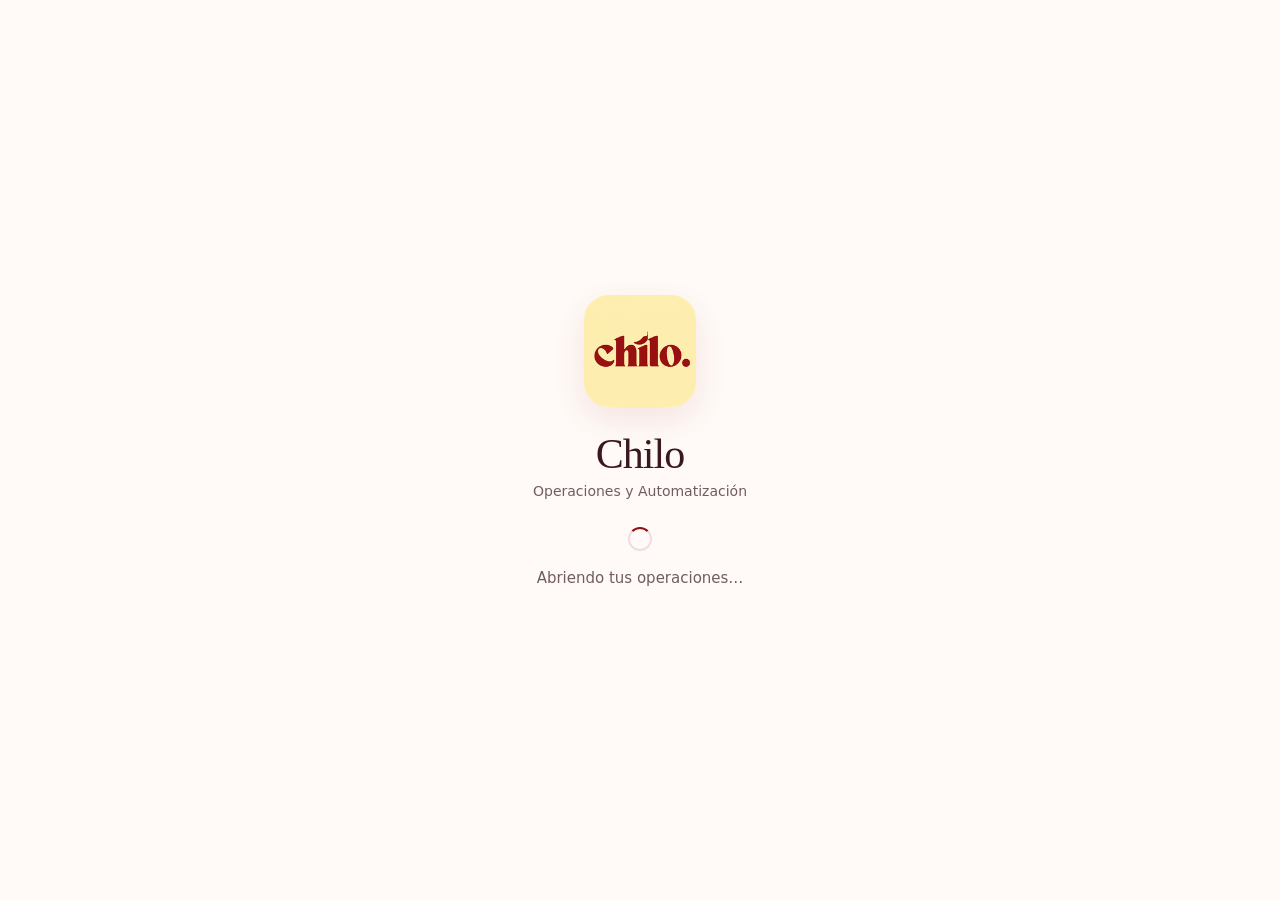
<file: index.html>
<!doctype html>
<html lang="es">
<head>
<meta charset="utf-8">
<meta name="viewport" content="width=device-width, initial-scale=1, viewport-fit=cover">
<meta name="theme-color" content="#8b1114">
<meta name="apple-mobile-web-app-capable" content="yes">
<meta name="apple-mobile-web-app-title" content="Chilo">
<meta name="apple-mobile-web-app-status-bar-style" content="default">
<meta name="description" content="Ventas, gastos y resumen de Chilo.">
<title>Chilo</title>
<link rel="apple-touch-icon" sizes="180x180" href="./apple-touch-icon.png">
<link rel="icon" type="image/png" sizes="32x32" href="./favicon.png">
<link rel="manifest" href="./manifest.webmanifest">
<link rel="stylesheet" href="./styles.css">
<script src="./config.js"></script>
<script src="./app.js" defer></script>
</head>
<body>
<main id="app">
  <iframe id="operations" title="Chilo · Operaciones y Automatización" allow="clipboard-write" hidden></iframe>
  <section id="launch" aria-labelledby="launchTitle">
    <img class="app-icon" src="./icon-192.png" width="112" height="112" alt="Chilo">
    <h1 id="launchTitle">Chilo</h1>
    <p class="subtitle">Operaciones y Automatización</p>
    <div id="spinner" class="spinner" aria-hidden="true"></div>
    <p id="launchMessage" role="status">Abriendo tus operaciones…</p>
    <div id="recovery" class="buttons" hidden>
      <button id="retry" type="button">Volver a intentar</button>
      <a id="openDirect" target="_blank" rel="noopener">Abrir operaciones directamente</a>
    </div>
  </section>
  <p id="offline" role="status" hidden>Sin conexión. Conéctate a internet para guardar.</p>
</main>
<noscript>Activa JavaScript para abrir Chilo.</noscript>
</body>
</html>
</file>
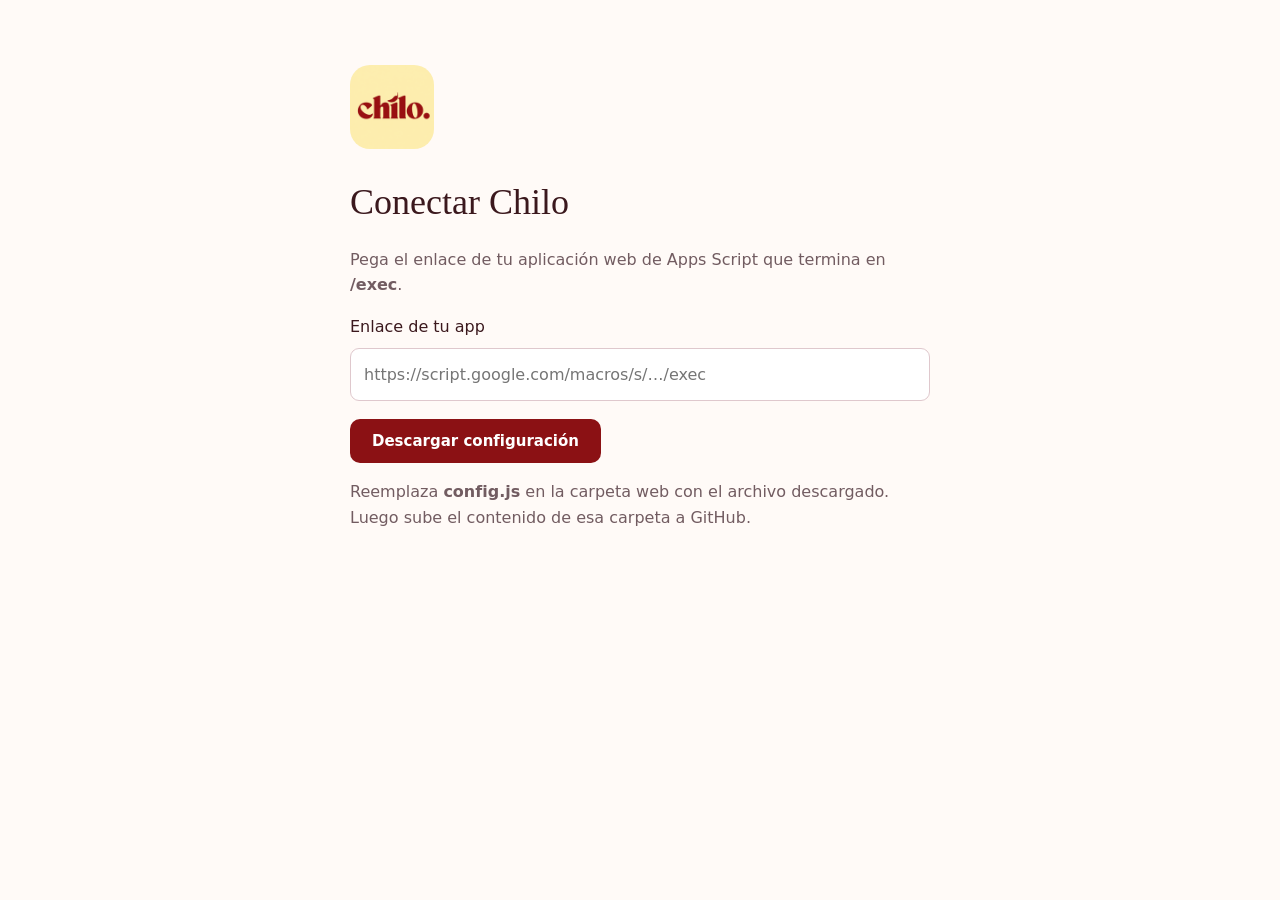
<file: configurar.html>
<!doctype html><html lang="es"><head><meta charset="utf-8"><meta name="viewport" content="width=device-width,initial-scale=1"><title>Conectar Chilo</title><link rel="icon" href="./favicon.png"><style>body{font:16px/1.6 system-ui;background:#fffaf7;color:#3b181d;margin:0;padding:30px 20px}main{max-width:580px;margin:35px auto}h1{font:500 36px Georgia}label{display:grid;gap:8px}input{padding:13px;font:inherit;border:1px solid #dfc8cd;border-radius:9px}button{background:#8b1114;color:white;border:0;padding:13px 22px;border-radius:10px;font:600 15px system-ui;margin-top:18px;cursor:pointer}p{color:#725c61}.status{color:#8b1114}img{border-radius:20px}</style></head><body><main><img src="./icon-192.png" width="84" height="84" alt="Chilo"><h1>Conectar Chilo</h1><p>Pega el enlace de tu aplicación web de Apps Script que termina en <strong>/exec</strong>.</p><form id="setup"><label>Enlace de tu app<input id="url" type="url" placeholder="https://script.google.com/macros/s/…/exec" required></label><button type="submit">Descargar configuración</button></form><p id="status" class="status" role="status"></p><p>Reemplaza <strong>config.js</strong> en la carpeta web con el archivo descargado. Luego sube el contenido de esa carpeta a GitHub.</p></main><script>document.getElementById('setup').onsubmit=e=>{e.preventDefault();let url;try{url=new URL(document.getElementById('url').value.trim());if(url.protocol!=='https:'||url.hostname!=='script.google.com'||url.username||url.password||!/^\/macros\/s\/[a-zA-Z0-9_-]+\/exec$/.test(url.pathname))throw Error();}catch(_){document.getElementById('status').textContent='Usa el enlace público de Apps Script terminado en /exec.';return;}const content='window.CHILO_CONFIG = '+JSON.stringify({appsScriptUrl:url.href},null,2)+';\n',blob=URL.createObjectURL(new Blob([content],{type:'text/javascript'})),a=document.createElement('a');a.href=blob;a.download='config.js';a.click();setTimeout(()=>URL.revokeObjectURL(blob),2000);document.getElementById('status').textContent='Archivo descargado. Reemplaza config.js con este archivo.';};</script></body></html>
</file>
<file: styles.css>
:root{font-family:system-ui,-apple-system,BlinkMacSystemFont,"Segoe UI",sans-serif;color:#3b181d;background:#fffaf7;--wine:#8b1114;--muted:#725c61}
*{box-sizing:border-box}[hidden]{display:none!important}html,body{margin:0;width:100%;height:100%;overflow:hidden}#app{height:100%;height:100dvh;padding:env(safe-area-inset-top) env(safe-area-inset-right) env(safe-area-inset-bottom) env(safe-area-inset-left)}iframe{display:block;width:100%;height:100%;border:0;background:#fffaf7}#launch{position:fixed;inset:0;display:flex;flex-direction:column;align-items:center;justify-content:center;padding:32px 24px;text-align:center;background:#fffaf7;overflow:auto}.app-icon{border-radius:25px;box-shadow:0 12px 32px #8b111419}h1{font:500 42px/1.2 Georgia,serif;letter-spacing:-1px;margin:22px 0 4px}.subtitle{color:var(--muted);font-size:14px;margin:0 0 28px}#launchMessage{max-width:330px;font-size:15px;color:var(--muted);line-height:1.6}.spinner{width:24px;height:24px;border:2px solid #eedee0;border-top-color:var(--wine);border-radius:50%;animation:spin .8s linear infinite}.buttons{display:flex;flex-direction:column;gap:16px;margin-top:14px;align-items:center}button{font:600 15px system-ui;cursor:pointer;color:#fff;background:var(--wine);border:0;border-radius:10px;padding:13px 20px;min-height:44px}a{color:var(--wine);font-size:14px;line-height:1.5;text-decoration:underline;cursor:pointer;max-width:280px}button:focus-visible,a:focus-visible{outline:3px solid #fe91bd;outline-offset:4px}#offline{position:fixed;top:calc(env(safe-area-inset-top) + 8px);left:16px;right:16px;margin:0 auto;max-width:430px;z-index:5;background:#fff0b5;color:#63450a;padding:12px 16px;font-size:14px;border:1px solid #e0c579;border-radius:10px;box-shadow:0 4px 15px #35101310}@keyframes spin{to{transform:rotate(360deg)}}@media(prefers-reduced-motion:reduce){.spinner{animation:none}}
</file>
